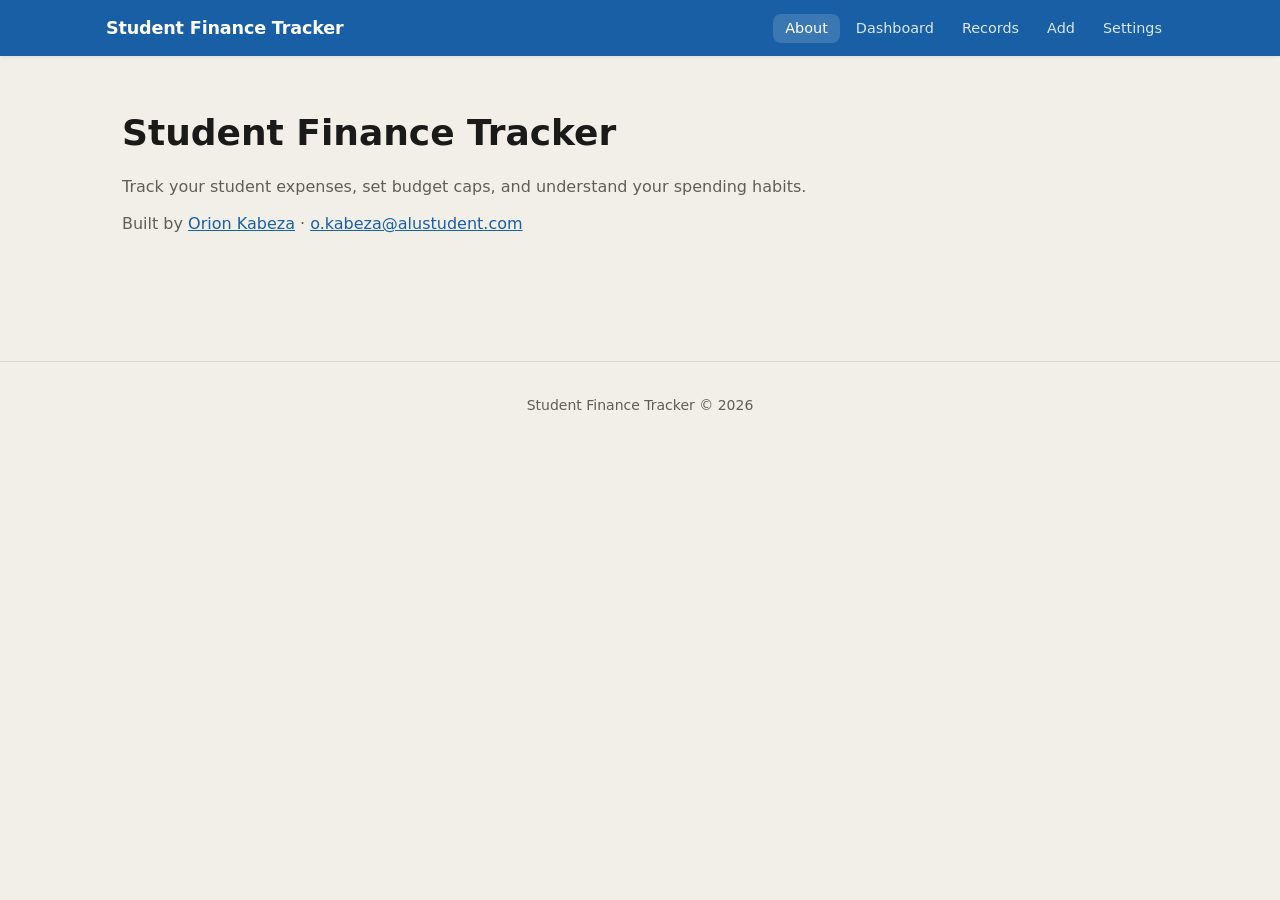
<file: index.html>
<!DOCTYPE html>
<html lang="en">
<head>
  <meta charset="UTF-8" />
  <meta name="viewport" content="width=device-width, initial-scale=1.0" />
  <title>Student Finance Tracker</title>
  <link rel="stylesheet" href="styles/main.css" />
  <link rel="stylesheet" href="styles/components.css" />
</head>
<body>

  <!-- Skip link: lets keyboard users jump past the nav straight to content -->
  <a href="#main-content" class="skip-link">Skip to main content</a>

  <header>
    <div class="header-inner">
      <span class="logo">Student Finance Tracker</span>
      <nav aria-label="Main navigation">
        <ul role="list">
          <li><a href="#about" class="nav-link">About</a></li>
          <li><a href="#dashboard" class="nav-link">Dashboard</a></li>
          <li><a href="#records" class="nav-link">Records</a></li>
          <li><a href="#add" class="nav-link">Add</a></li>
          <li><a href="#settings" class="nav-link">Settings</a></li>
        </ul>
      </nav>
    </div>
  </header>

  <main id="main-content">

    <!-- ABOUT -->
    <section id="about" class="page-section">
      <h1>Student Finance Tracker</h1>
      <p>Track your student expenses, set budget caps, and understand your spending habits.</p>
      <p>Built by <a href="https://github.com/orionkabeza">Orion Kabeza</a> · <a href="mailto:o.kabeza@alustudent.com">o.kabeza@alustudent.com</a></p>
    </section>

    <!-- DASHBOARD -->
    <section id="dashboard" class="page-section" hidden>
  <h2>Dashboard</h2>

  <!-- Budget cap input -->
  <div class="card" style="margin-bottom:1.5rem;">
    <div style="display:flex; align-items:center; gap:1rem; flex-wrap:wrap;">
      <div class="form-group" style="margin:0; flex:1; min-width:180px;">
        <label for="cap-input">Monthly Budget Cap (RWF)</label>
        <input type="text" id="cap-input" placeholder="e.g. 50000" inputmode="decimal" />
      </div>
      <button class="btn btn-primary" id="cap-save-btn" style="margin-top:1.2rem;">Set Cap</button>
    </div>
    <!-- ARIA live: polite when under budget, assertive when over -->
    <div id="cap-status" role="status" aria-live="polite" style="margin-top:0.75rem; font-size:0.9rem;"></div>
  </div>

  <!-- Stat cards -->
  <div class="stat-grid">
    <div class="stat-card">
      <div class="stat-label">Total Transactions</div>
      <div class="stat-value" id="stat-count">0</div>
    </div>
    <div class="stat-card">
      <div class="stat-label">Total Spent (RWF)</div>
      <div class="stat-value" id="stat-total">0</div>
    </div>
    <div class="stat-card">
      <div class="stat-label">Top Category</div>
      <div class="stat-value" style="font-size:1.1rem;" id="stat-top-cat">—</div>
    </div>
    <div class="stat-card">
      <div class="stat-label">Last 7 Days (RWF)</div>
      <div class="stat-value" id="stat-7days">0</div>
    </div>
  </div>

  <!-- 7-day trend chart -->
  <div class="card" style="margin-top:1.5rem;">
    <h3 style="margin-bottom:1rem;">7-Day Spending Trend</h3>
    <div id="chart" style="display:flex; align-items:flex-end; gap:6px; height:120px; padding:0 4px;">
      <!-- bars inserted by JS -->
    </div>
    <div id="chart-labels" style="display:flex; gap:6px; margin-top:6px; padding:0 4px;">
      <!-- labels inserted by JS -->
    </div>
  </div>

</section>

    <!-- RECORDS -->
    <section id="records" class="page-section" hidden>

  <div style="display:flex; justify-content:space-between; align-items:center; margin-bottom:1rem; flex-wrap:wrap; gap:0.75rem;">
    <h2 style="margin:0;">Records</h2>
    <button class="btn btn-primary" id="btn-go-add">+ Add Transaction</button>
  </div>

  <div class="search-bar">
    <input
      type="text"
      id="search-input"
      placeholder="Search with text or regex..."
      aria-label="Search transactions"
    />
    <label style="font-size:0.85rem; display:flex; align-items:center; gap:0.4rem;">
      <input type="checkbox" id="search-case" /> Case sensitive
    </label>
  </div>

  <div class="search-meta" id="search-meta" role="status" aria-live="polite"></div>

  <div class="table-wrapper">
    <table>
      <thead>
        <tr>
          <th><button class="sort-btn" data-sort="description">Description ↕</button></th>
          <th class="col-hide-mobile"><button class="sort-btn" data-sort="category">Category ↕</button></th>
          <th><button class="sort-btn" data-sort="amount">Amount ↕</button></th>
          <th><button class="sort-btn" data-sort="date">Date ↕</button></th>
          <th>Actions</th>
        </tr>
      </thead>
      <tbody id="records-tbody"></tbody>
    </table>
  </div>

  <div class="empty-state" id="empty-state" hidden>
    <p>No transactions yet.</p>
    <button class="btn btn-primary" id="btn-empty-add">+ Add your first transaction</button>
  </div>

</section>
    <!-- ADD / EDIT FORM -->
    <section id="add" class="page-section" hidden>
      <h2 id="form-title">Add Transaction</h2>
      
      <div role="status" aria-live="polite" id="form-status"></div>

      <div class="card">
        <form id="transaction-form" novalidate>
            <!---novalidate turn off the browser's built in validation so that ours can run-->
        <input type="hidden" id="edit-id" value="" />
        <div class="form-group">
            <label for="field-description">Description</label>
            <input
              type="text"
              id="field-description"
              name="description"
              maxlength="120"
              autocomplete="off"
              aria-describedby="err-description"
              required
              />
              <span class="field-error" id="err-description" aria-live="polite"></span>
        </div>
        
        <div class="form-row">
            <div class="form-group">
              <label for="field-amount">Amount</label>
            <input
             type="text"
             id="field-amount"
             name="amount"
             maxlength="12"
             placeholder="RWF"
             inputmode="decimal"
             aria-describedby="err-amount"
             required
             />
             <span class="field-error" id="err-amount" aria-live="polite"></span>
        </div>

            <div class="form-group">
                <label for="field-category">Category</label>
                <select id="field-category" name="category" aria-describedby="err-category" required>
                    <option value="">--select--</option>
                    <option value="Food">Food</option>
                    <option value="Books">Books</option>
                    <option value="Transport">Transport</option>
                    <option value="Entertainment">Entertainment</option>
                    <option value="Fees">Fees</option>
                    <option value="Other">Other</option>
                </select>
                <span class="field-error" id="err-category" aria-live="polite">
                </span>
            </div>
        </div>
        <div class="form-group">
            <label for="field-date">Date</label>
            <input
              type="text"
              id="field-date"
              name="date"
              placeholder="YYYY-MM-DD"
              maxlength="10"
              aria-describedby="err-date"
              required
              />
              <span class="field-error" id="err-date" aria-live="polite"></span>
        </div>

        <div class="form-actions">
            <button type="submit" class="btn btn-primary" id="submit-btn">Save Transaction</button>
            <button type="button" class="btn btn-outline" id="cancel-btn">Cancel</button>
        </div>
        </form>
      </div>

    </section>

    <!-- SETTINGS -->
    <section id="settings" class="page-section" hidden>
  <h2>Settings</h2>

  <!-- Currency -->
  <div class="card" style="margin-bottom:1.5rem;">
    <h3>Currency & Exchange Rates</h3>
    <p>Base currency is RWF. Set manual rates for conversion.</p>
    <div class="form-row" style="margin-top:1rem;">
      <div class="form-group">
        <label for="rate-usd">1 USD = RWF</label>
        <input type="text" id="rate-usd" placeholder="e.g. 1300" inputmode="decimal" />
      </div>
      <div class="form-group">
        <label for="rate-eur">1 EUR = RWF</label>
        <input type="text" id="rate-eur" placeholder="e.g. 1400" inputmode="decimal" />
      </div>
    </div>
    <div class="form-actions">
      <button class="btn btn-primary" id="save-rates-btn">Save Rates</button>
    </div>
    <div id="rates-status" role="status" aria-live="polite" style="margin-top:0.5rem; font-size:0.875rem;"></div>
  </div>

  <!-- Import / Export -->
  <div class="card">
    <h3>Import / Export Data</h3>
    <p>Export your transactions as JSON or import from a previously exported file.</p>
    <div class="form-actions" style="margin-top:1rem;">
      <button class="btn btn-accent" id="export-btn">Export JSON</button>
      <label class="btn btn-outline" style="cursor:pointer;">
        Import JSON
        <input type="file" id="import-input" accept=".json" style="display:none;" />
      </label>
    </div>
    <div id="import-status" role="status" aria-live="polite" style="margin-top:0.75rem; font-size:0.875rem;"></div>
  </div>

</section>

  </main>

  <footer>
    <p>Student Finance Tracker &copy; 2026</p>
  </footer>

  <!-- Scripts loaded at the bottom so HTML is parsed first -->
  <script type="module" src="scripts/storage.js"></script>
  <script type="module" src="scripts/state.js"></script>
  <script type="module" src="scripts/validators.js"></script>
  <script type="module" src="scripts/search.js"></script>
  <script type="module" src="scripts/ui.js"></script>
  <script type="module" src="scripts/dashboard.js"></script>
  <script type="module" src="scripts/settings.js"></script>

</body>
</html>
</file>
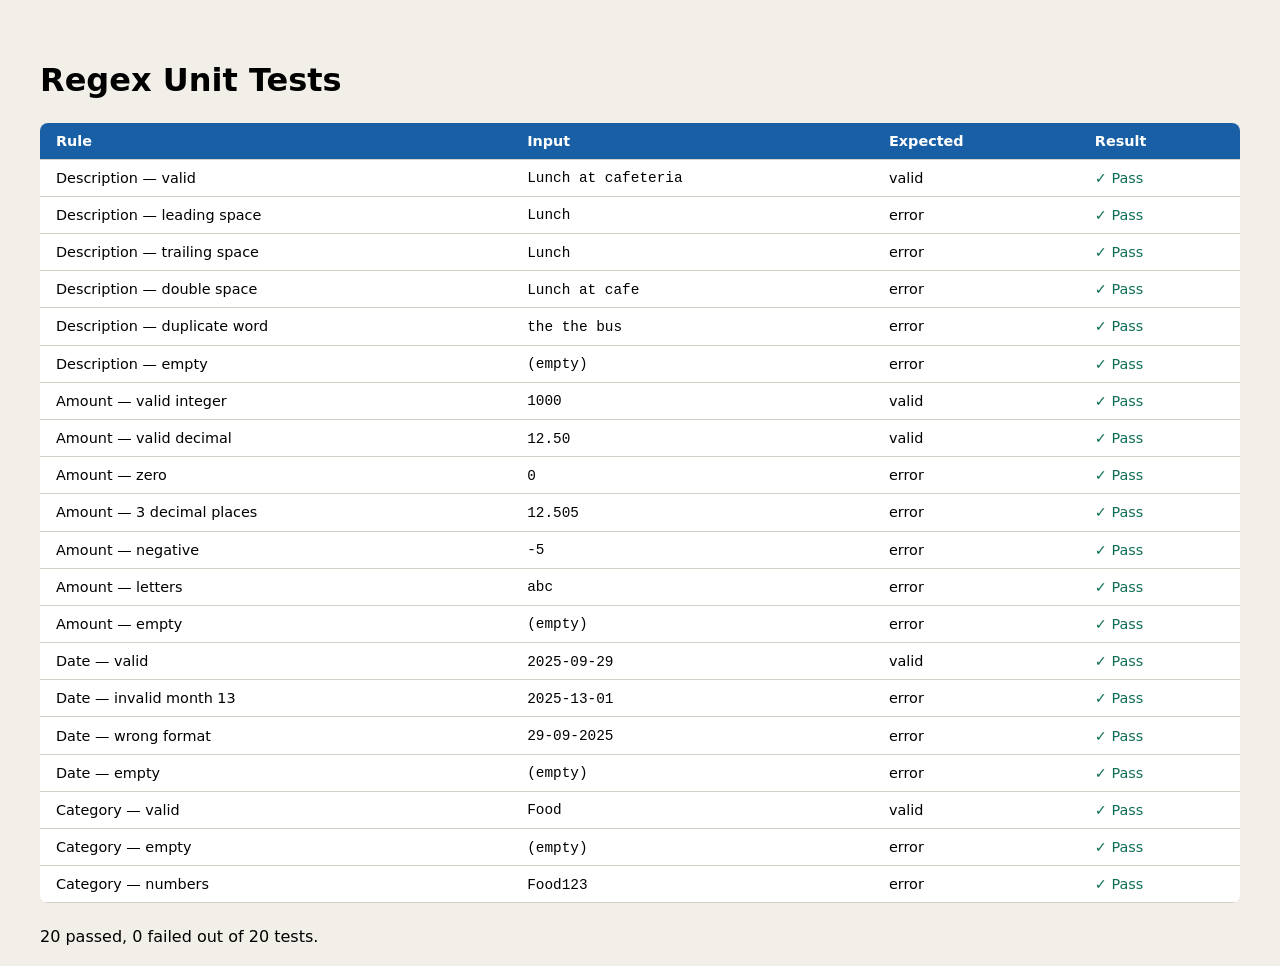
<file: tests.html>
<!DOCTYPE html>
<html lang="en">
<head>
  <meta charset="UTF-8" />
  <title>Regex Tests — Finance Tracker</title>
  <style>
    body { font-family: system-ui, sans-serif; padding: 2rem; background: #f1efe8; }
    h1   { margin-bottom: 1.5rem; }
    .pass { color: #0f6e56; font-weight: 500; }
    .fail { color: #a32d2d; font-weight: 500; }
    table { border-collapse: collapse; width: 100%; background: #fff; border-radius: 8px; overflow: hidden; }
    th, td { padding: 0.6rem 1rem; text-align: left; border-bottom: 1px solid #d3d1c7; font-size: 0.9rem; }
    th { background: #185FA5; color: #fff; }
    #summary { margin-top: 1.5rem; font-size: 1rem; font-weight: 500; }
  </style>
</head>
<body>
  <h1>Regex Unit Tests</h1>
  <table>
    <thead>
      <tr><th>Rule</th><th>Input</th><th>Expected</th><th>Result</th></tr>
    </thead>
    <tbody id="results"></tbody>
  </table>
  <div id="summary"></div>

  <script type="module">
    import { validateDescription, validateAmount, validateDate, validateCategory } from './scripts/validators.js';

    const tests = [
      // Description
      { rule: 'Description — valid',           fn: validateDescription, input: 'Lunch at cafeteria',  expect: '' },
      { rule: 'Description — leading space',   fn: validateDescription, input: ' Lunch',              expect: 'error' },
      { rule: 'Description — trailing space',  fn: validateDescription, input: 'Lunch ',              expect: 'error' },
      { rule: 'Description — double space',    fn: validateDescription, input: 'Lunch  at cafe',      expect: 'error' },
      { rule: 'Description — duplicate word',  fn: validateDescription, input: 'the the bus',         expect: 'error' },
      { rule: 'Description — empty',           fn: validateDescription, input: '',                    expect: 'error' },

      // Amount
      { rule: 'Amount — valid integer',        fn: validateAmount, input: '1000',   expect: '' },
      { rule: 'Amount — valid decimal',        fn: validateAmount, input: '12.50',  expect: '' },
      { rule: 'Amount — zero',                 fn: validateAmount, input: '0',      expect: 'error' },
      { rule: 'Amount — 3 decimal places',     fn: validateAmount, input: '12.505', expect: 'error' },
      { rule: 'Amount — negative',             fn: validateAmount, input: '-5',     expect: 'error' },
      { rule: 'Amount — letters',              fn: validateAmount, input: 'abc',    expect: 'error' },
      { rule: 'Amount — empty',                fn: validateAmount, input: '',       expect: 'error' },

      // Date
      { rule: 'Date — valid',                  fn: validateDate, input: '2025-09-29', expect: '' },
      { rule: 'Date — invalid month 13',       fn: validateDate, input: '2025-13-01', expect: 'error' },
      { rule: 'Date — wrong format',           fn: validateDate, input: '29-09-2025', expect: 'error' },
      { rule: 'Date — empty',                  fn: validateDate, input: '',           expect: 'error' },

      // Category
      { rule: 'Category — valid',              fn: validateCategory, input: 'Food',    expect: '' },
      { rule: 'Category — empty',              fn: validateCategory, input: '',        expect: 'error' },
      { rule: 'Category — numbers',            fn: validateCategory, input: 'Food123', expect: 'error' },
    ];

    const tbody  = document.getElementById('results');
    let passed   = 0;
    let failed   = 0;

    tests.forEach(({ rule, fn, input, expect }) => {
      const result  = fn(input);
      const isError = result !== '';
      const ok      = expect === '' ? result === '' : isError;

      if (ok) passed++; else failed++;

      const tr = document.createElement('tr');
      tr.innerHTML = `
        <td>${rule}</td>
        <td><code>${input === '' ? '(empty)' : input}</code></td>
        <td>${expect === '' ? 'valid' : 'error'}</td>
        <td class="${ok ? 'pass' : 'fail'}">${ok ? '✓ Pass' : '✗ Fail — got: ' + (result || 'no error')}</td>
      `;
      tbody.appendChild(tr);
    });

    document.getElementById('summary').textContent =
      `${passed} passed, ${failed} failed out of ${tests.length} tests.`;
  </script>
</body>
</html>
</file>
<file: styles/main.css>
:root {
    --color-primary: #185fa5;
    --color-accent: #1d9e75;
    --color-bg: #f1efe8;
    --color-surface: #FFFFFF;
    --color-text: #1A1A1A;
    --color-text-muted: #5F5E5A;
    --color-border: #D8D5CC;
    --color-danger: #A32D2D;

    --font-sans: system-ui, -apple-system, sans-serif;
    --radius:    8px;
    --shadow:    0 1px 3px rgba(0,0,0,0.08);

    --nav-height: 56px;
}


*, *::before, *::after {
    box-sizing: border-box;
    margin: 0;
    padding: 0;
    
}


body{
    font-family: var(--font-sans);
    background-color: var(--color-bg);
    color:var(--color-text);
    font-size: 1rem;
    line-height: 1.6;
    min-height: 100vh;
}

.skip-link {
    position: absolute;
    top: -100%;
    left: 1rem;
    background: var(--color-primary);
    color: #fff;
    padding: 0.5rem 1rem;
    border-radius: var(--radius);
    font-weight: 500;
    text-decoration: none;
    z-index: 999;
    transition: top 0.2s;
}
.skip-link:focus {
    top: 1rem;
}

header {
    background: var(--color-primary);
    color: #fff;
    position: sticky;
    top: 0;
    z-index: 100;
    height: var(--nav-height);
    box-shadow: var(--shadow);
}

.header-inner {
    max-width: 1100px;
    margin: 0 auto;
    padding: 0 1rem;
    height: 100%;
    display: flex;
    align-items: center;
    justify-content: space-between;
}

.logo {
    font-size: 1.1rem;
    font-weight: 600;
    letter-spacing: -0.01em;
}

nav ul {
    list-style: none;
    display: flex;
    gap: 0.25rem;
}

.nav-link {
    color: rgba(255,255,255,0.85);
    text-decoration: none;
    padding: 0.4rem 0.75rem;
    border-radius: var(--radius);
    font-size: 0.9rem;
    transition: background 0.15s, color 0.15s;
}


.nav-link:hover,
.nav-link.active {
    background: rgba(255,255,255,0.15);
    color: #fff;
}

.nav-link:focus-visible {
    outline: 2px solid #fff;
    outline-offset: 2px;
}

main {
    max-width: 1100px;
    margin: 0 auto;
    padding: 2rem 1rem;
}

.page-section {
    animation: fadeIn 0.3s ease;
}

.page-section[hidden] {
    display: none;
}

@keyframes fadeIn {
    from { opacity: 0; transform: translateY(6px); }
    to   { opacity: 1; transform: translateY(0); }
}

h1 { font-size: 1.75rem; font-weight: 600; margin-bottom: 0.75rem; }
h2 { font-size: 1.4rem; font-weight: 600; margin-bottom: 1rem; }
h3 { font-size: 1.1rem; font-weight: 600; margin-bottom:0.5rem; }

p { color: var(--color-text-muted); margin-bottom: 0.75rem; }
a { color: var(--color-primary); }

footer {
    text-align: center;
    padding: 2rem 1rem;
    color: var(--color-text-muted);
    font-size: 0.875rem;
    border-top: 1px solid var(--color-border);
    margin-top: 4rem;
}

@media (min-width: 768px) {
    main { padding: 2.5rem 2rem; }
    h1   { font-size: 2rem; }
}

@media (min-width: 1024px) {
    main { padding: 3rem 2rem; }
    h1   { font-size: 2.25rem; }
}

@media (max-width: 480px) {
    .logo { font-size: 1rem; }
    .nav-link { padding: 0.4rem 0.5rem; font-size: 0.8rem; }
}
.stat-card {
  transition: transform 0.15s ease, box-shadow 0.15s ease;
}

.stat-card:hover {
  transform: translateY(-2px);
  box-shadow: 0 4px 12px rgba(0,0,0,0.1);
}
</file>
<file: styles/components.css>
/* ── Buttons ─────────────────────────────────────────────────────────────── */
.btn {
  display: inline-flex;
  align-items: center;
  gap: 0.4rem;
  padding: 0.5rem 1.1rem;
  border-radius: var(--radius);
  border: none;
  font-size: 0.9rem;
  font-weight: 500;
  cursor: pointer;
  transition: opacity 0.15s, transform 0.1s;
  text-decoration: none;
}

.btn:active { transform: scale(0.97); }

.btn:focus-visible {
  outline: 2px solid var(--color-primary);
  outline-offset: 2px;
}

.btn-primary {
  background: var(--color-primary);
  color: #fff;
}

.btn-accent {
  background: var(--color-accent);
  color: #fff;
}

.btn-outline {
  background: transparent;
  color: var(--color-primary);
  border: 1.5px solid var(--color-primary);
}

.btn-danger {
  background: transparent;
  color: var(--color-danger);
  border: 1.5px solid var(--color-danger);
}

.btn:hover { opacity: 0.88; }

.btn:disabled {
  opacity: 0.45;
  cursor: not-allowed;
}

/* ── Cards ───────────────────────────────────────────────────────────────── */
.card {
  background: var(--color-surface);
  border: 1px solid var(--color-border);
  border-radius: var(--radius);
  padding: 1.25rem;
  box-shadow: var(--shadow);
}

/* Stat cards used in Dashboard */
.stat-grid {
  display: grid;
  grid-template-columns: repeat(auto-fit, minmax(140px, 1fr));
  gap: 12px;
  margin-bottom: 1.5rem;
}

.stat-card {
  background: var(--color-surface);
  border: 1px solid var(--color-border);
  border-radius: var(--radius);
  padding: 1rem;
  text-align: center;
}

.stat-card .stat-label {
  font-size: 0.78rem;
  color: var(--color-text-muted);
  text-transform: uppercase;
  letter-spacing: 0.04em;
  margin-bottom: 0.35rem;
}

.stat-card .stat-value {
  font-size: 1.6rem;
  font-weight: 600;
  color: var(--color-primary);
  line-height: 1.2;
}

/* ── Category badges ─────────────────────────────────────────────────────── */
.badge {
  display: inline-block;
  font-size: 0.75rem;
  font-weight: 500;
  padding: 0.2rem 0.6rem;
  border-radius: 999px;
  background: #E6F1FB;
  color: #0C447C;
}

.badge-Food        { background: #EAF3DE; color: #27500A; }
.badge-Books       { background: #E6F1FB; color: #0C447C; }
.badge-Transport   { background: #FAEEDA; color: #633806; }
.badge-Entertainment { background: #EEEDFE; color: #3C3489; }
.badge-Fees        { background: #FAECE7; color: #712B13; }
.badge-Other       { background: #F1EFE8; color: #444441; }

/* ── Forms ───────────────────────────────────────────────────────────────── */
.form-group {
  display: flex;
  flex-direction: column;
  gap: 0.3rem;
  margin-bottom: 1rem;
}

.form-group label {
  font-size: 0.875rem;
  font-weight: 500;
  color: var(--color-text);
}

.form-group input,
.form-group select {
  padding: 0.55rem 0.75rem;
  border: 1.5px solid var(--color-border);
  border-radius: var(--radius);
  font-size: 0.95rem;
  font-family: inherit;
  background: var(--color-surface);
  color: var(--color-text);
  transition: border-color 0.15s;
  width: 100%;
}

.form-group input:focus,
.form-group select:focus {
  outline: none;
  border-color: var(--color-primary);
  box-shadow: 0 0 0 3px rgba(24, 95, 165, 0.12);
}

/* Error state */
.form-group input.invalid,
.form-group select.invalid {
  border-color: var(--color-danger);
}

/* Inline error message below the input */
.field-error {
  font-size: 0.8rem;
  color: var(--color-danger);
  min-height: 1rem;
}

.form-row {
  display: grid;
  grid-template-columns: 1fr 1fr;
  gap: 1rem;
}

.form-actions {
  display: flex;
  gap: 0.75rem;
  margin-top: 1.5rem;
}

/* ── Table ───────────────────────────────────────────────────────────────── */
.table-wrapper {
  overflow-x: auto; /* horizontal scroll on small screens */
  border-radius: var(--radius);
  border: 1px solid var(--color-border);
  box-shadow: var(--shadow);
}

table {
  width: 100%;
  border-collapse: collapse;
  background: var(--color-surface);
  font-size: 0.9rem;
}

thead {
  background: var(--color-primary);
  color: #fff;
}

thead th {
  padding: 0.75rem 1rem;
  text-align: left;
  font-weight: 500;
  white-space: nowrap;
}

/* Sort button inside header cell */
.sort-btn {
  background: none;
  border: none;
  color: #fff;
  font-weight: 500;
  font-size: 0.9rem;
  cursor: pointer;
  display: inline-flex;
  align-items: center;
  gap: 0.3rem;
  padding: 0;
}

.sort-btn:focus-visible {
  outline: 2px solid #fff;
  outline-offset: 2px;
  border-radius: 2px;
}

tbody tr {
  border-bottom: 1px solid var(--color-border);
  transition: background 0.1s;
}

tbody tr:last-child { border-bottom: none; }
tbody tr:hover { background: #f7f6f2; }

tbody td {
  padding: 0.7rem 1rem;
  vertical-align: middle;
}

/* Action buttons inside table rows */
.row-actions {
  display: flex;
  gap: 0.5rem;
}

/* Highlight regex search matches */
mark {
  background: #FFF3CD;
  color: inherit;
  border-radius: 2px;
  padding: 0 1px;
}

/* ------------------- Search bar ------------------- */
.search-bar {
  display: flex;
  gap: 0.75rem;
  align-items: center;
  margin-bottom: 1rem;
  flex-wrap: wrap;
}

.search-bar input {
  flex: 1;
  min-width: 200px;
  padding: 0.55rem 0.75rem;
  border: 1.5px solid var(--color-border);
  border-radius: var(--radius);
  font-size: 0.9rem;
  font-family: inherit;
  background: var(--color-surface);
}

.search-bar input:focus {
  outline: none;
  border-color: var(--color-primary);
  box-shadow: 0 0 0 3px rgba(24, 95, 165, 0.12);
}

.search-meta {
  font-size: 0.8rem;
  color: var(--color-text-muted);
}

/* ----------------- Alert / status messages ----------------------- */
.alert {
  padding: 0.75rem 1rem;
  border-radius: var(--radius);
  font-size: 0.9rem;
  margin-bottom: 1rem;
}

.alert-info    { background: #E6F1FB; color: #0C447C; }
.alert-success { background: #E1F5EE; color: #085041; }
.alert-warning { background: #FAEEDA; color: #633806; }
.alert-danger  { background: #FCEBEB; color: #791F1F; }

/* ---------------- Empty state ------------------- */
.empty-state {
  text-align: center;
  padding: 3rem 1rem;
  color: var(--color-text-muted);
}

.empty-state p { margin-bottom: 1rem; }

/* ----------- Responsive adjustments ---------------- */
@media (max-width: 600px) {
  .form-row {
    grid-template-columns: 1fr; /* stack side-by-side fields on mobile */
  }

  .form-actions {
    flex-direction: column;
  }

  .btn { width: 100%; justify-content: center; }

  /*------To Hide less important table columns on mobile---- */
  .col-hide-mobile { display: none; }
}
</file>
